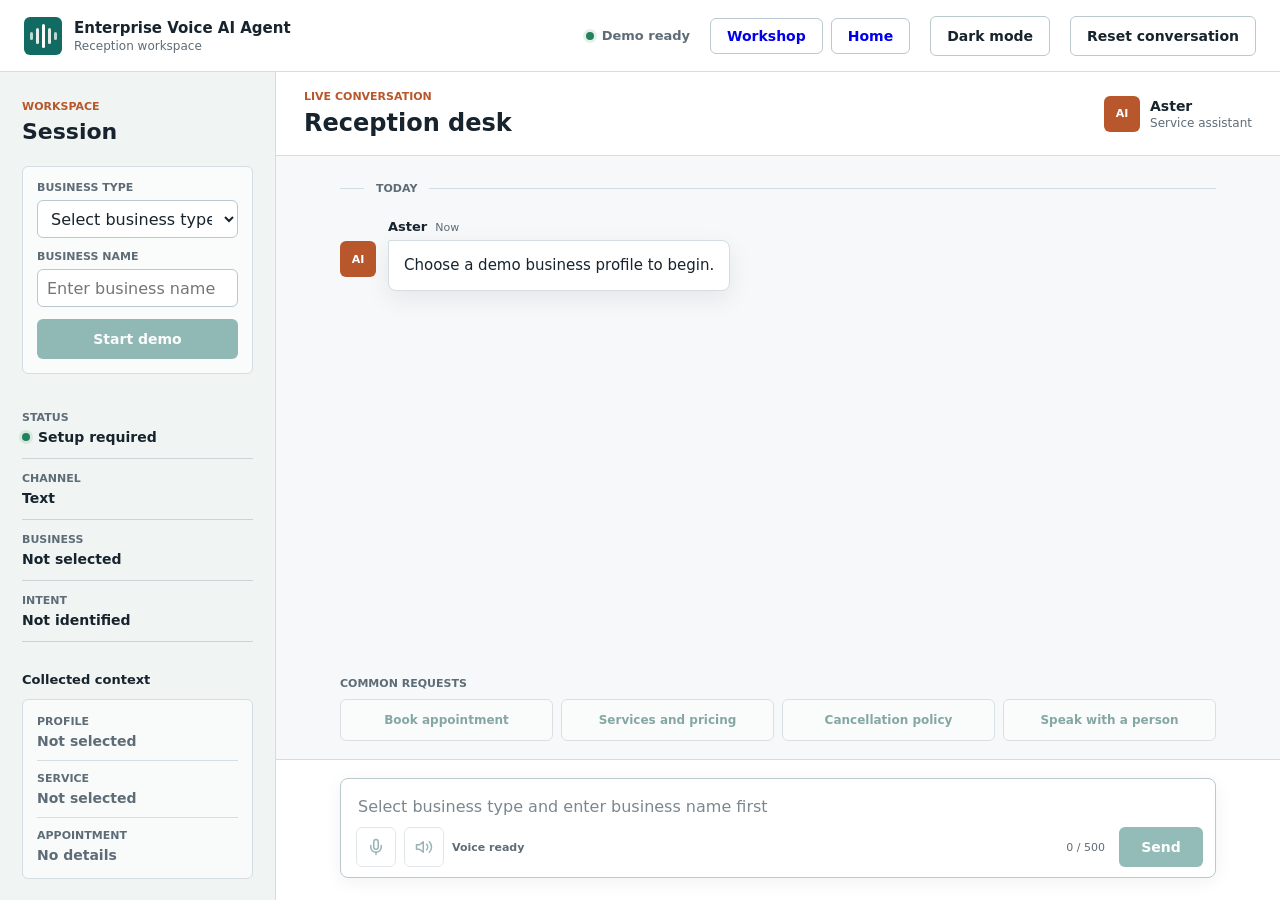
<file: frontend/index.html>
<!DOCTYPE html>
<html lang="en">
  <head>
    <meta charset="UTF-8">
    <meta name="viewport" content="width=device-width, initial-scale=1.0">
    <meta
      name="description"
      content="Enterprise Voice AI Agent reception workspace"
    >
    <title>Enterprise Voice AI Agent</title>
    <link rel="stylesheet" href="styles.css">
  </head>
  <body>
    <a class="skip-link" href="#conversation-log">Skip to conversation</a>

    <div class="app-shell">
      <header class="topbar">
        <div class="brand" aria-label="Enterprise Voice AI Agent">
          <span class="brand-mark" aria-hidden="true">
            <span></span>
            <span></span>
            <span></span>
            <span></span>
            <span></span>
          </span>
          <span class="brand-copy">
            <strong>Enterprise Voice AI Agent</strong>
            <span>Reception workspace</span>
          </span>
        </div>

        <div class="topbar-actions">
          <span class="system-status">
            <span class="status-dot" aria-hidden="true"></span>
            Demo ready
          </span>
          <nav class="portfolio-nav" aria-label="Portfolio navigation">
            <a class="button button--secondary" href="https://aakanksha98.github.io/projects.html">
              Workshop
            </a>
            <a class="button button--secondary" href="https://aakanksha98.github.io/">
              Home
            </a>
          </nav>
          <button
            class="button button--secondary"
            type="button"
            aria-pressed="false"
            data-theme-toggle
          >
            Dark mode
          </button>
          <button class="button button--secondary" type="button" data-reset>
            Reset conversation
          </button>
        </div>
      </header>

      <main class="workspace">
        <aside class="session-panel" aria-labelledby="session-title">
          <div class="session-panel__header">
            <p class="eyebrow">Workspace</p>
            <h2 id="session-title">Session</h2>
          </div>

          <form class="profile-form" data-profile-form>
            <div class="field-group">
              <label for="business-type">Business type</label>
              <select id="business-type" name="business_type" required data-business-type>
                <option value="" selected disabled>Select business type</option>
                <option value="dental">Dental Clinic</option>
                <option value="salon">Salon</option>
                <option value="auto_repair">Auto Repair Shop</option>
              </select>
            </div>

            <div class="field-group">
              <label for="business-name">Business name</label>
              <input
                id="business-name"
                name="business_name"
                type="text"
                maxlength="80"
                placeholder="Example: BrightSmile Dental"
                required
                data-business-name
              >
            </div>

            <button class="button button--primary profile-form__submit" type="submit">
              Start demo
            </button>
          </form>

          <dl class="session-details">
            <div>
              <dt>Status</dt>
              <dd>
                <span class="status-dot" aria-hidden="true"></span>
                <span data-session-status>Setup required</span>
              </dd>
            </div>
            <div>
              <dt>Channel</dt>
              <dd data-session-channel>Text</dd>
            </div>
            <div>
              <dt>Business</dt>
              <dd data-session-business>Not selected</dd>
            </div>
            <div>
              <dt>Intent</dt>
              <dd data-session-intent>Not identified</dd>
            </div>
          </dl>

          <section class="context-panel" aria-labelledby="context-title">
            <h3 id="context-title">Collected context</h3>
            <dl class="context-list">
              <div>
                <dt>Profile</dt>
                <dd data-context-business>Not selected</dd>
              </div>
              <div>
                <dt>Service</dt>
                <dd data-context-service>Not selected</dd>
              </div>
              <div>
                <dt>Appointment</dt>
                <dd data-context-appointment>No details</dd>
              </div>
            </dl>
          </section>
        </aside>

        <section class="conversation-panel" aria-labelledby="conversation-title">
          <header class="conversation-header">
            <div>
              <p class="eyebrow">Live conversation</p>
              <h1 id="conversation-title">Reception desk</h1>
            </div>

            <div class="agent-identity" aria-label="Assistant identity">
              <span class="agent-avatar" aria-hidden="true">AI</span>
              <span>
                <strong>Aster</strong>
                <small>Service assistant</small>
              </span>
            </div>
          </header>

          <div
            class="conversation-log"
            id="conversation-log"
            role="log"
            aria-live="polite"
            aria-relevant="additions"
            tabindex="-1"
          >
            <div class="date-divider"><span>Today</span></div>

            <article class="message message--assistant" data-assistant-message>
              <span class="agent-avatar message__avatar" aria-hidden="true">AI</span>
              <div class="message__content">
                <div class="message__meta">
                  <strong>Aster</strong>
                  <time>Now</time>
                </div>
                <div class="message__bubble">
                  <p data-initial-assistant-text>Choose a demo business profile to begin.</p>
                </div>
              </div>
            </article>
          </div>

          <section class="quick-actions" aria-labelledby="quick-actions-title">
            <h2 id="quick-actions-title">Common requests</h2>
            <div class="quick-actions__grid">
              <button type="button" data-prompt="I would like to book an appointment." disabled>
                Book appointment
              </button>
              <button type="button" data-prompt="What services and pricing do you offer?" disabled>
                Services and pricing
              </button>
              <button type="button" data-prompt="What is your cancellation policy?" disabled>
                Cancellation policy
              </button>
              <button type="button" data-prompt="I need to speak with a person." disabled>
                Speak with a person
              </button>
            </div>
          </section>

          <div class="composer-region">
            <form class="composer" data-composer>
              <label class="visually-hidden" for="message-input">Message</label>
              <textarea
                id="message-input"
                name="message"
                rows="1"
                maxlength="500"
                placeholder="Message the reception desk"
                autocomplete="off"
                disabled
                data-message-input
              ></textarea>
              <div class="composer__footer">
                <div class="voice-controls">
                  <button
                    class="icon-button"
                    type="button"
                    aria-label="Start voice input"
                    aria-pressed="false"
                    title="Start voice input"
                    disabled
                    data-voice-input
                  >
                    <svg
                      aria-hidden="true"
                      viewBox="0 0 24 24"
                      fill="none"
                      stroke="currentColor"
                      stroke-width="2"
                      stroke-linecap="round"
                      stroke-linejoin="round"
                    >
                      <path d="M12 2a3 3 0 0 0-3 3v7a3 3 0 0 0 6 0V5a3 3 0 0 0-3-3Z"></path>
                      <path d="M19 10v2a7 7 0 0 1-14 0v-2"></path>
                      <path d="M12 19v3"></path>
                    </svg>
                  </button>
                  <button
                    class="icon-button"
                    type="button"
                    aria-label="Read latest assistant response"
                    title="Read latest assistant response"
                    disabled
                    data-speak-latest
                  >
                    <svg
                      aria-hidden="true"
                      viewBox="0 0 24 24"
                      fill="none"
                      stroke="currentColor"
                      stroke-width="2"
                      stroke-linecap="round"
                      stroke-linejoin="round"
                    >
                      <path d="M11 5 6 9H2v6h4l5 4V5Z"></path>
                      <path d="M15.54 8.46a5 5 0 0 1 0 7.07"></path>
                      <path d="M19.07 4.93a10 10 0 0 1 0 14.14"></path>
                    </svg>
                  </button>
                  <span class="voice-status" role="status" data-voice-status>
                    Checking voice support
                  </span>
                </div>

                <div class="composer-actions">
                  <span class="character-count" data-character-count>0 / 500</span>
                  <button class="button button--primary" type="submit" disabled data-send>
                    Send
                  </button>
                </div>
              </div>
            </form>
          </div>
        </section>
      </main>
    </div>

    <p class="visually-hidden" role="status" aria-live="polite" data-announcement></p>

    <script src="app.js"></script>
  </body>
</html>
</file>
<file: frontend/styles.css>
:root {
  color-scheme: light;
  --page: #e9eef2;
  --surface: #ffffff;
  --surface-subtle: #f6f8f9;
  --sidebar: #f0f5f3;
  --text: #17232d;
  --text-soft: #5e6c77;
  --border: #d4dde2;
  --border-strong: #bac8cf;
  --primary: #116b62;
  --primary-dark: #0a514a;
  --primary-soft: #e0f0ec;
  --accent: #b8572b;
  --user-message: #234f68;
  --focus: #c36b14;
  --success: #23815b;
  --panel-overlay: rgba(255, 255, 255, 0.68);
  --panel-overlay-soft: rgba(255, 255, 255, 0.62);
  --error-surface: #fff7f6;
  --shadow: 0 8px 24px rgba(23, 35, 45, 0.08);
  font-family:
    Inter, ui-sans-serif, system-ui, -apple-system, BlinkMacSystemFont, "Segoe UI",
    sans-serif;
}

body.theme-dark {
  color-scheme: dark;
  --page: #0b1117;
  --surface: #111a22;
  --surface-subtle: #0e151c;
  --sidebar: #101b1a;
  --text: #e6edf3;
  --text-soft: #a8b5c1;
  --border: #273744;
  --border-strong: #425563;
  --primary: #35c0ad;
  --primary-dark: #8ceee2;
  --primary-soft: rgba(53, 192, 173, 0.14);
  --accent: #f2a14a;
  --user-message: #2f6f91;
  --focus: #f2a14a;
  --success: #50d68a;
  --panel-overlay: rgba(16, 27, 26, 0.76);
  --panel-overlay-soft: rgba(17, 26, 34, 0.7);
  --error-surface: rgba(121, 37, 37, 0.18);
  --shadow: 0 12px 34px rgba(0, 0, 0, 0.28);
}

* {
  box-sizing: border-box;
}

html {
  min-width: 320px;
  background: var(--page);
}

body {
  min-width: 320px;
  min-height: 100vh;
  min-height: 100dvh;
  margin: 0;
  overflow: hidden;
  color: var(--text);
  background: var(--page);
}

button,
input,
select,
textarea {
  font: inherit;
}

button {
  color: inherit;
}

button:focus-visible,
input:focus-visible,
select:focus-visible,
textarea:focus-visible,
[tabindex="-1"]:focus-visible {
  outline: 3px solid rgba(195, 107, 20, 0.35);
  outline-offset: 2px;
}

.skip-link {
  position: fixed;
  top: 8px;
  left: 8px;
  z-index: 20;
  padding: 10px 14px;
  border-radius: 4px;
  color: #ffffff;
  background: var(--text);
  transform: translateY(-150%);
}

.skip-link:focus {
  transform: translateY(0);
}

.visually-hidden {
  position: absolute;
  width: 1px;
  height: 1px;
  padding: 0;
  margin: -1px;
  overflow: hidden;
  clip: rect(0, 0, 0, 0);
  white-space: nowrap;
  border: 0;
}

.app-shell {
  display: grid;
  grid-template-rows: 72px minmax(0, 1fr);
  width: 100%;
  height: 100vh;
  height: 100dvh;
  background: var(--surface);
}

.topbar {
  position: relative;
  z-index: 5;
  display: flex;
  align-items: center;
  justify-content: space-between;
  gap: 24px;
  min-width: 0;
  padding: 0 24px;
  border-bottom: 1px solid var(--border);
  background: var(--surface);
}

.brand,
.topbar-actions,
.system-status,
.agent-identity,
.session-details dd {
  display: flex;
  align-items: center;
}

.brand {
  min-width: 0;
  gap: 12px;
}

.brand-mark {
  display: flex;
  flex: 0 0 38px;
  align-items: center;
  justify-content: center;
  gap: 3px;
  width: 38px;
  height: 38px;
  border-radius: 6px;
  background: var(--primary);
}

.brand-mark span {
  display: block;
  width: 3px;
  border-radius: 2px;
  background: #ffffff;
}

.brand-mark span:nth-child(1),
.brand-mark span:nth-child(5) {
  height: 8px;
  opacity: 0.72;
}

.brand-mark span:nth-child(2),
.brand-mark span:nth-child(4) {
  height: 16px;
  opacity: 0.88;
}

.brand-mark span:nth-child(3) {
  height: 24px;
}

.brand-copy {
  display: grid;
  min-width: 0;
  gap: 2px;
}

.brand-copy strong {
  overflow: hidden;
  font-size: 15px;
  font-weight: 720;
  text-overflow: ellipsis;
  white-space: nowrap;
}

.brand-copy > span {
  color: var(--text-soft);
  font-size: 12px;
}

.topbar-actions {
  flex: 0 0 auto;
  gap: 20px;
}

.portfolio-nav {
  display: flex;
  align-items: center;
  gap: 8px;
}

.portfolio-nav .button {
  min-height: 36px;
}

.system-status {
  gap: 8px;
  color: var(--text-soft);
  font-size: 13px;
  font-weight: 600;
}

.status-dot {
  display: inline-block;
  flex: 0 0 8px;
  width: 8px;
  height: 8px;
  border-radius: 50%;
  background: var(--success);
  box-shadow: 0 0 0 3px rgba(35, 129, 91, 0.12);
}

.button {
  display: inline-flex;
  align-items: center;
  justify-content: center;
  min-height: 40px;
  padding: 0 16px;
  border: 1px solid transparent;
  border-radius: 6px;
  font-size: 14px;
  font-weight: 700;
  text-decoration: none;
  cursor: pointer;
  transition:
    background-color 160ms ease,
    border-color 160ms ease,
    color 160ms ease;
}

.button--secondary {
  border-color: var(--border-strong);
  background: var(--surface);
}

.button--secondary:hover {
  border-color: var(--primary);
  color: var(--primary-dark);
  background: var(--primary-soft);
}

.button--primary {
  min-width: 84px;
  color: #ffffff;
  background: var(--primary);
}

.button--primary:hover:not(:disabled) {
  background: var(--primary-dark);
}

.button:disabled {
  cursor: not-allowed;
  opacity: 0.45;
}

.workspace {
  display: grid;
  grid-template-columns: minmax(236px, 276px) minmax(0, 1fr);
  min-width: 0;
  min-height: 0;
}

.session-panel {
  min-width: 0;
  padding: 28px 22px;
  overflow-y: auto;
  border-right: 1px solid var(--border);
  background: var(--sidebar);
}

.session-panel__header {
  margin-bottom: 22px;
}

.profile-form {
  display: grid;
  gap: 12px;
  margin-bottom: 24px;
  padding: 14px;
  border: 1px solid var(--border);
  border-radius: 6px;
  background: var(--panel-overlay);
}

.field-group {
  display: grid;
  gap: 6px;
}

.field-group label {
  color: var(--text-soft);
  font-size: 11px;
  font-weight: 800;
  text-transform: uppercase;
}

.field-group input,
.field-group select {
  width: 100%;
  min-height: 38px;
  padding: 7px 9px;
  border: 1px solid var(--border-strong);
  border-radius: 6px;
  color: var(--text);
  background: var(--surface);
}

.profile-form__submit {
  width: 100%;
}

.eyebrow {
  margin: 0 0 6px;
  color: var(--accent);
  font-size: 11px;
  font-weight: 800;
  text-transform: uppercase;
  letter-spacing: 0;
}

.session-panel h2,
.conversation-header h1,
.context-panel h3,
.quick-actions h2 {
  margin: 0;
  letter-spacing: 0;
}

.session-panel h2 {
  font-size: 22px;
}

.session-details,
.context-list {
  margin: 0;
}

.session-details > div {
  padding: 13px 0;
  border-bottom: 1px solid rgba(186, 200, 207, 0.72);
}

.session-details dt,
.context-list dt {
  margin-bottom: 5px;
  color: var(--text-soft);
  font-size: 11px;
  font-weight: 700;
  text-transform: uppercase;
}

.session-details dd,
.context-list dd {
  min-width: 0;
  margin: 0;
  font-size: 14px;
  font-weight: 650;
  overflow-wrap: anywhere;
}

.session-details dd {
  gap: 8px;
}

.context-panel {
  margin-top: 30px;
}

.context-panel h3 {
  margin-bottom: 12px;
  font-size: 13px;
}

.context-list {
  padding: 4px 14px;
  border: 1px solid var(--border);
  border-radius: 6px;
  background: var(--panel-overlay-soft);
}

.context-list > div {
  padding: 11px 0;
  border-bottom: 1px solid var(--border);
}

.context-list > div:last-child {
  border-bottom: 0;
}

.context-list dd {
  color: var(--text-soft);
  font-weight: 600;
}

.conversation-panel {
  display: grid;
  grid-template-rows: auto minmax(0, 1fr) auto auto;
  min-width: 0;
  min-height: 0;
  background: var(--surface-subtle);
}

.conversation-header {
  display: flex;
  align-items: center;
  justify-content: space-between;
  gap: 24px;
  min-height: 84px;
  padding: 16px 28px;
  border-bottom: 1px solid var(--border);
  background: var(--surface);
}

.conversation-header h1 {
  font-size: 24px;
  line-height: 1.2;
}

.agent-identity {
  flex: 0 0 auto;
  gap: 10px;
}

.agent-avatar {
  display: inline-flex;
  flex: 0 0 36px;
  align-items: center;
  justify-content: center;
  width: 36px;
  height: 36px;
  border-radius: 6px;
  color: #ffffff;
  background: var(--accent);
  font-size: 11px;
  font-weight: 800;
}

.agent-identity > span:last-child {
  display: grid;
  gap: 2px;
}

.agent-identity strong {
  font-size: 14px;
}

.agent-identity small {
  color: var(--text-soft);
  font-size: 12px;
}

.conversation-log {
  width: 100%;
  max-width: 940px;
  min-height: 0;
  margin: 0 auto;
  padding: 26px 32px;
  overflow-y: auto;
  scroll-behavior: smooth;
}

.date-divider {
  display: flex;
  align-items: center;
  gap: 12px;
  margin-bottom: 24px;
  color: var(--text-soft);
  font-size: 11px;
  font-weight: 700;
  text-transform: uppercase;
}

.date-divider::before,
.date-divider::after {
  height: 1px;
  background: var(--border);
  content: "";
}

.date-divider::before {
  flex: 0 0 24px;
}

.date-divider::after {
  flex: 1;
}

.message {
  display: flex;
  align-items: flex-start;
  gap: 12px;
  width: min(100%, 720px);
  margin-bottom: 22px;
}

.message--user {
  justify-content: flex-end;
  margin-left: auto;
}

.message__avatar {
  margin-top: 22px;
}

.message__content {
  min-width: 0;
  max-width: min(100%, 640px);
}

.message__meta {
  display: flex;
  align-items: baseline;
  gap: 8px;
  margin-bottom: 6px;
}

.message--user .message__meta {
  justify-content: flex-end;
}

.message__meta strong {
  font-size: 13px;
}

.message__meta time {
  color: var(--text-soft);
  font-size: 11px;
}

.message__bubble {
  padding: 13px 15px;
  border: 1px solid var(--border);
  border-radius: 2px 8px 8px 8px;
  background: var(--surface);
  box-shadow: var(--shadow);
}

.message--user .message__bubble {
  border-color: var(--user-message);
  border-radius: 8px 2px 8px 8px;
  color: #ffffff;
  background: var(--user-message);
  box-shadow: none;
}

.message--error .message__bubble {
  border-color: #c26b64;
  background: var(--error-surface);
}

.message__bubble p {
  margin: 0;
  font-size: 15px;
  line-height: 1.55;
  overflow-wrap: anywhere;
}

.quick-actions {
  width: 100%;
  max-width: 940px;
  margin: 0 auto;
  padding: 12px 32px 18px;
}

.quick-actions h2 {
  margin-bottom: 9px;
  color: var(--text-soft);
  font-size: 11px;
  font-weight: 800;
  text-transform: uppercase;
}

.quick-actions__grid {
  display: grid;
  grid-template-columns: repeat(4, minmax(0, 1fr));
  gap: 8px;
}

.quick-actions button {
  min-height: 42px;
  padding: 8px 10px;
  border: 1px solid var(--border-strong);
  border-radius: 6px;
  color: var(--primary-dark);
  background: var(--surface);
  font-size: 12px;
  font-weight: 700;
  line-height: 1.25;
  cursor: pointer;
  transition:
    border-color 160ms ease,
    background-color 160ms ease;
}

.quick-actions button:hover {
  border-color: var(--primary);
  background: var(--primary-soft);
}

.quick-actions button:disabled {
  cursor: not-allowed;
  opacity: 0.48;
}

.composer-region {
  padding: 18px 28px 22px;
  border-top: 1px solid var(--border);
  background: var(--surface);
}

.composer {
  width: 100%;
  max-width: 876px;
  margin: 0 auto;
  padding: 11px 12px 10px 15px;
  border: 1px solid var(--border-strong);
  border-radius: 8px;
  background: var(--surface);
  box-shadow: 0 4px 18px rgba(23, 35, 45, 0.06);
  transition:
    border-color 160ms ease,
    box-shadow 160ms ease;
}

.composer:focus-within {
  border-color: var(--primary);
  box-shadow: 0 0 0 3px rgba(17, 107, 98, 0.1);
}

.composer textarea {
  display: block;
  width: 100%;
  min-height: 32px;
  max-height: 144px;
  padding: 5px 2px;
  resize: none;
  overflow-y: auto;
  border: 0;
  outline: 0;
  color: var(--text);
  background: transparent;
  line-height: 1.45;
}

.composer textarea::placeholder {
  color: #7a8790;
}

.composer__footer {
  display: flex;
  align-items: center;
  justify-content: space-between;
  gap: 16px;
  min-height: 40px;
  margin-top: 4px;
}

.voice-controls,
.composer-actions {
  display: flex;
  align-items: center;
}

.voice-controls {
  min-width: 0;
  gap: 8px;
}

.composer-actions {
  flex: 0 0 auto;
  gap: 14px;
}

.icon-button {
  display: inline-flex;
  flex: 0 0 40px;
  align-items: center;
  justify-content: center;
  width: 40px;
  height: 40px;
  padding: 0;
  border: 1px solid var(--border-strong);
  border-radius: 6px;
  color: var(--primary-dark);
  background: var(--surface);
  cursor: pointer;
  transition:
    border-color 160ms ease,
    background-color 160ms ease,
    color 160ms ease;
}

.icon-button svg {
  width: 18px;
  height: 18px;
}

.icon-button:hover:not(:disabled) {
  border-color: var(--primary);
  background: var(--primary-soft);
}

.icon-button:disabled {
  cursor: not-allowed;
  opacity: 0.42;
}

.icon-button.is-listening {
  border-color: var(--accent);
  color: #ffffff;
  background: var(--accent);
}

.voice-status {
  min-width: 104px;
  overflow: hidden;
  color: var(--text-soft);
  font-size: 11px;
  font-weight: 650;
  text-overflow: ellipsis;
  white-space: nowrap;
}

.voice-status.is-active {
  color: var(--accent);
}

.character-count {
  color: var(--text-soft);
  font-size: 11px;
  font-variant-numeric: tabular-nums;
}

.character-count.is-near-limit {
  color: var(--accent);
  font-weight: 800;
}

@media (max-width: 900px) {
  .workspace {
    grid-template-columns: 220px minmax(0, 1fr);
  }

  .session-panel {
    padding-inline: 18px;
  }

  .quick-actions__grid {
    grid-template-columns: repeat(2, minmax(0, 1fr));
  }
}

@media (max-width: 720px) {
  body {
    overflow: auto;
  }

  .app-shell {
    grid-template-rows: auto auto;
    min-height: 100vh;
    min-height: 100dvh;
    height: auto;
  }

  .topbar {
    flex-wrap: wrap;
    min-height: 68px;
    padding: 12px 16px;
  }

  .topbar-actions {
    flex-wrap: wrap;
    justify-content: flex-end;
    gap: 8px;
  }

  .portfolio-nav {
    gap: 6px;
  }

  .brand-copy > span,
  .system-status {
    display: none;
  }

  .workspace {
    display: block;
  }

  .session-panel {
    padding: 14px 16px;
    overflow: visible;
    border-right: 0;
    border-bottom: 1px solid var(--border);
  }

  .session-panel__header,
  .context-panel {
    display: none;
  }

  .profile-form {
    grid-template-columns: minmax(0, 1fr) minmax(0, 1fr) auto;
    align-items: end;
    margin-bottom: 12px;
    padding: 10px;
  }

  .profile-form__submit {
    width: auto;
    min-width: 104px;
  }

  .session-details {
    display: grid;
    grid-template-columns: repeat(4, minmax(0, 1fr));
    border: 1px solid var(--border);
    border-radius: 6px;
    background: var(--panel-overlay);
  }

  .session-details > div {
    min-width: 0;
    padding: 9px 10px;
    border-right: 1px solid var(--border);
    border-bottom: 0;
  }

  .session-details > div:last-child {
    border-right: 0;
  }

  .session-details dd {
    font-size: 12px;
  }

  .conversation-panel {
    grid-template-rows: auto minmax(360px, 1fr) auto auto;
    min-height: calc(100dvh - 155px);
  }

  .conversation-header {
    min-height: 76px;
    padding: 14px 18px;
  }

  .conversation-header h1 {
    font-size: 21px;
  }

  .conversation-log {
    padding: 22px 18px;
  }

  .quick-actions {
    padding: 10px 18px 16px;
  }

  .composer-region {
    padding: 14px 18px 18px;
  }

}

@media (max-width: 500px) {
  .topbar {
    gap: 10px;
  }

  .topbar-actions {
    width: 100%;
    justify-content: flex-start;
  }

  .brand {
    gap: 9px;
  }

  .brand-mark {
    flex-basis: 34px;
    width: 34px;
    height: 34px;
  }

  .brand-copy strong {
    max-width: 156px;
    font-size: 13px;
  }

  .button--secondary {
    min-height: 36px;
    padding-inline: 11px;
    font-size: 12px;
  }

  .session-details {
    grid-template-columns: repeat(2, minmax(0, 1fr));
  }

  .profile-form {
    grid-template-columns: 1fr;
  }

  .profile-form__submit {
    width: 100%;
  }

  .session-details > div:nth-child(2) {
    border-right: 0;
  }

  .session-details > div:nth-child(-n + 2) {
    border-bottom: 1px solid var(--border);
  }

  .agent-identity small {
    display: none;
  }

  .conversation-log,
  .quick-actions,
  .composer-region {
    padding-right: 14px;
    padding-left: 14px;
  }

  .message {
    gap: 8px;
  }

  .message__avatar {
    flex-basis: 32px;
    width: 32px;
    height: 32px;
  }

  .message__content {
    max-width: calc(100% - 40px);
  }

  .message--user .message__content {
    max-width: 88%;
  }

  .composer__footer {
    flex-wrap: wrap;
    gap: 8px;
  }

  .voice-controls,
  .composer-actions {
    width: 100%;
  }

  .voice-status {
    display: flex;
    flex: 1;
    align-items: center;
    min-width: 0;
    min-height: 28px;
    overflow: visible;
    white-space: normal;
  }

  .composer-actions {
    justify-content: space-between;
  }
}

@media (prefers-reduced-motion: reduce) {
  *,
  *::before,
  *::after {
    scroll-behavior: auto !important;
    transition-duration: 0.01ms !important;
  }
}
</file>
